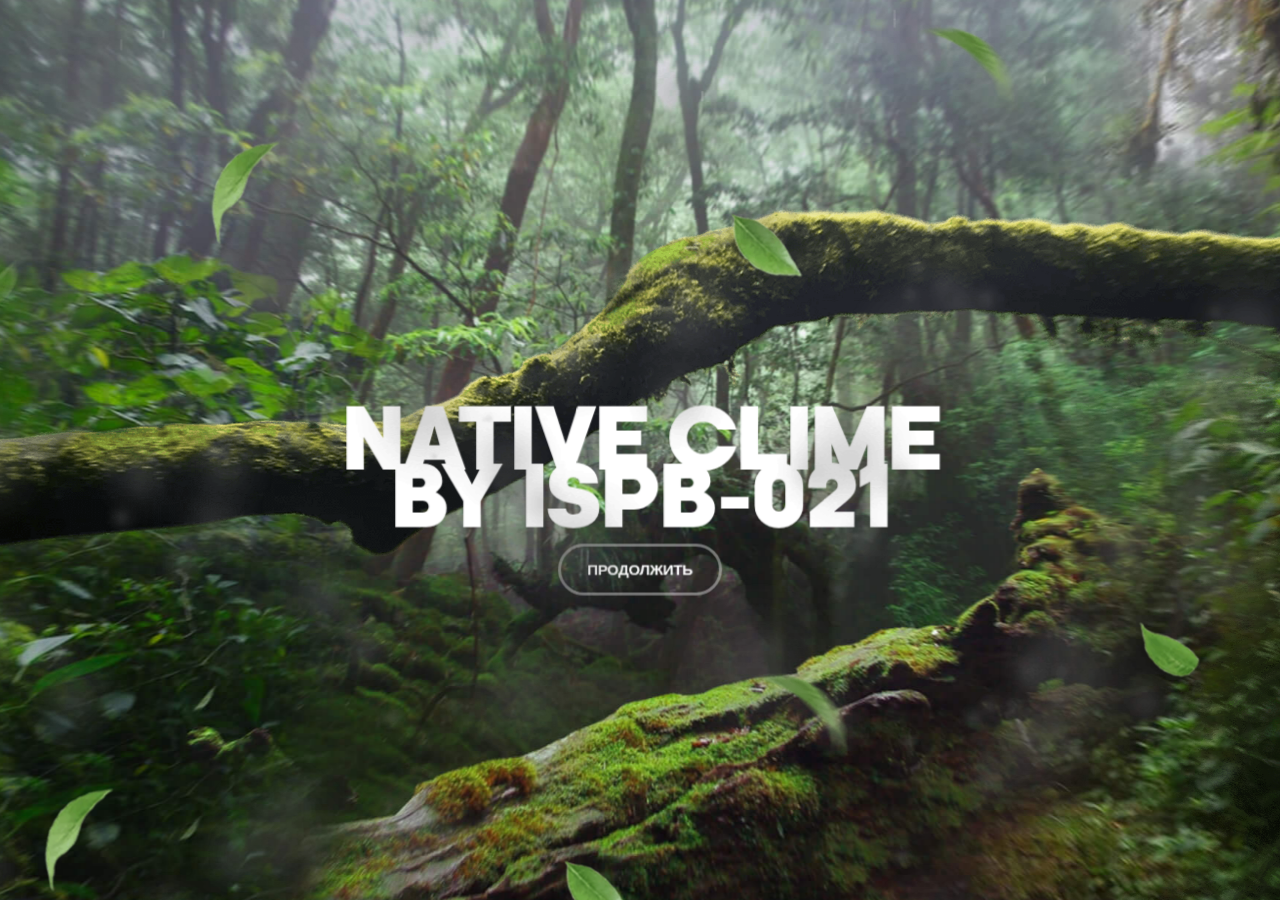
<file: html/index.html>
<!DOCTYPE html>
<html lang="en">
<head>
    <meta charset="UTF-8">
    <meta name="viewport" content="width=device-width, initial-scale=1.0">
    <title>Пустынский заказник</title>
    <link rel="stylesheet" href="../css/main.css">
    <link rel="icon" type="image/png" href="icon.png">
    <script src="../js/app.js" defer ></script>
    <script src="../libs/rain.js" defer ></script>
</head>
<body>
    <section class="layers">
        <div class="layers__container">
            <div class="layers__item layer-1" style="background-image: url(../img/layer-1.jpg);"></div>
            <div class="layers__item layer-2" style="background-image: url(../img/layer-2.png);"></div>
            <div class="layers__item layer-3">
                <div class="hero-content">
                    <h1>Native Clime <span>by ISPb-021</span></h1>
                    <a href="index2.html"><button class="button-start">Продолжить</button></a>
                </div>
            </div>
            <div class="layers__item layer-4">
                <canvas class="rain"></canvas>
            </div>
            <div class="layers__item layer-5" style="background-image: url(../img/layer-5.png);"></div>
            <div class="layers__item layer-6" style="background-image: url(../img/layer-6.png);"></div>
        </div>
    </section>
</body>
</html>
</file>
<file: css/main.css>
* {
    margin: 0;
    padding: 0;
    box-sizing: border-box;
}

:root{
    --index: calc(1vw + 1vh);
    --transition: 1.5s cubic-bezier( .05, .5, 0, 1);
}

@font-face{
    font-family: kamerik-3d;
    src: url(../fonts/kamerik205-heavy.woff2);
    font-weight: 900;
}
@font-face {
    font-family: marryweather-italic-3d;
    src: url(../fonts/merriweather-regular-italic.woff2);
}
body{
    background-color: black;
    color: white;
    font-family: kamerik-3d;
}
.logo{
    --logo-size: calc(var(--index) * 7.8);
    weight: calc(var(--index) * 7.8);
    height: calc(var(--index) * 7.8);
    background-repeat: no-repeat;
    position: absolute;
    left: calc(50% - calc(var(--logo-size) / 2));
    top: calc(var(--index) * 2.8);
}
.layers {
    perspective: 1000px;
    overflow: hidden;
}
.layers__container {
    height: 100vh;
    transform-style: preserve-3d;
    transform: rotateX(var(--move-y)) rotateY(var(--move-x));
    min-height: 500px;
    will-change: transform;
    transition: transform var(--transition);
}
.layers__item {
    position: absolute;
    inset: -5vw;
    background-size: cover;
    background-position: center;
    display: flex;
    align-items: center;
    justify-content: center;
}
.layer-1 {
    transform: translateZ(-55px) scale(1.09);
}
.layer-2 {
    transform: translateZ(80px) scale(.92);
}
.layer-3 {
    transform: translateZ(180px) scale(.8);
}
.layer-4 {
    transform: translateZ(190px) scale(.9);
}
.layer-5 {
    transform: translateZ(300px) scale(.9);
}
.layer-6 {
    transform: translateZ(380px);
}
.hero-content {
    font-size: calc(var(--index) * 2);
    text-align: center;
    text-transform: uppercase;
    letter-spacing: calc(var(--index) * -.15);
    line-height: 1.35em;
    margin-top: calc(var(--index) * 5.5);
}
.hero-content span {
    display: block;
}
.button-start {
    font-family: arial;
    font-weight: 600;
    text-transform: uppercase;
    font-size: calc(var(--index) * .7);
    letter-spacing: -.02vw;
    padding: calc(var(--index) * .7) calc(var(--index) * 1.25);
    background-color: transparent;
    color: white ;
    border-radius: 10em;
    border: rgb(255 255 255 / .4) 3px solid;
    outline: none;
    cursor: pointer;
}
.layer-4, .layer-5, .layer-6 {
    pointer-events: none;
}
</file>
